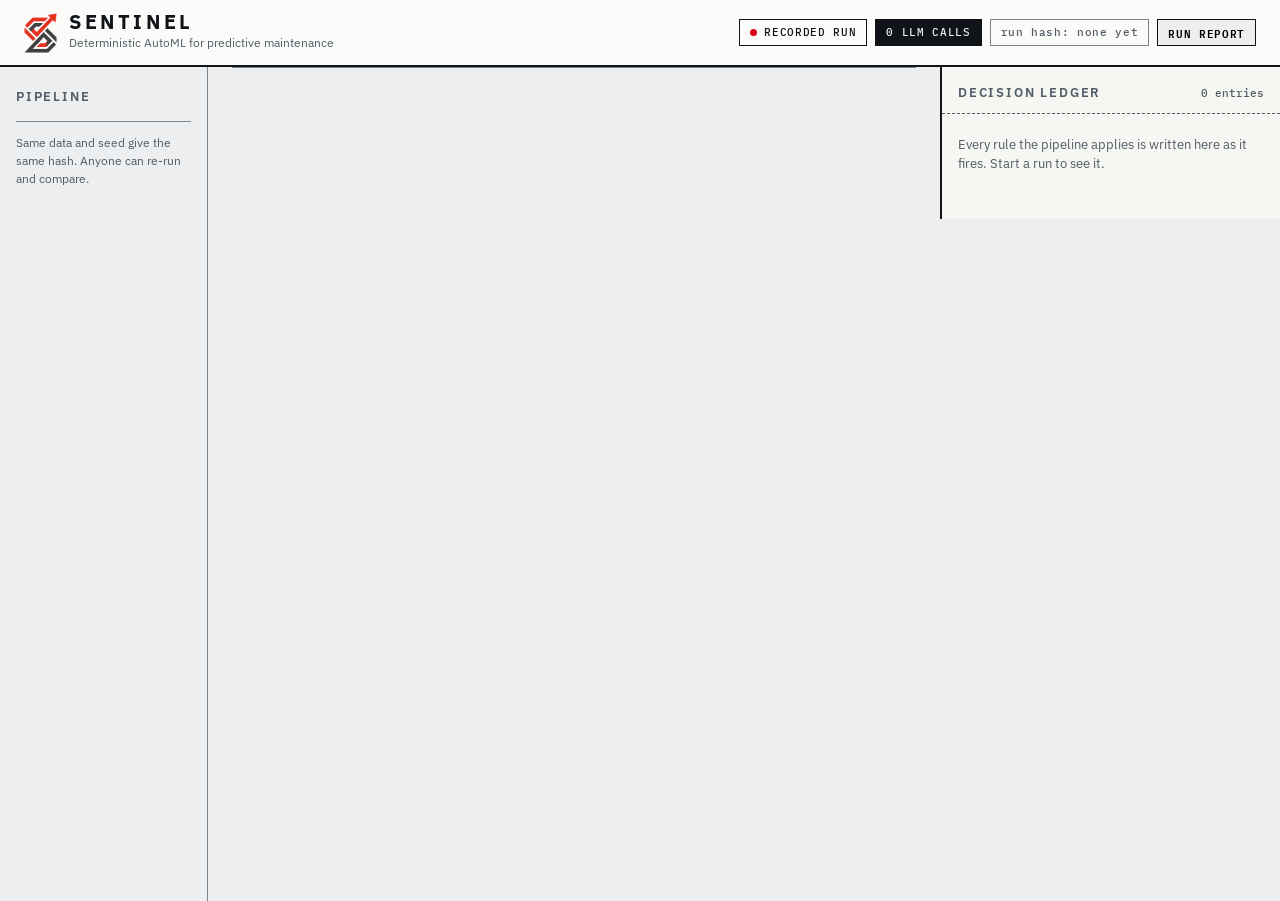
<file: docs/index.html>
<!doctype html><meta charset="utf-8"><title>Sentinel</title>
<meta http-equiv="refresh" content="0; url=demo/"><link rel="canonical" href="demo/">
<p>Redirecting to the <a href="demo/">Sentinel demo</a>.</p>
</file>
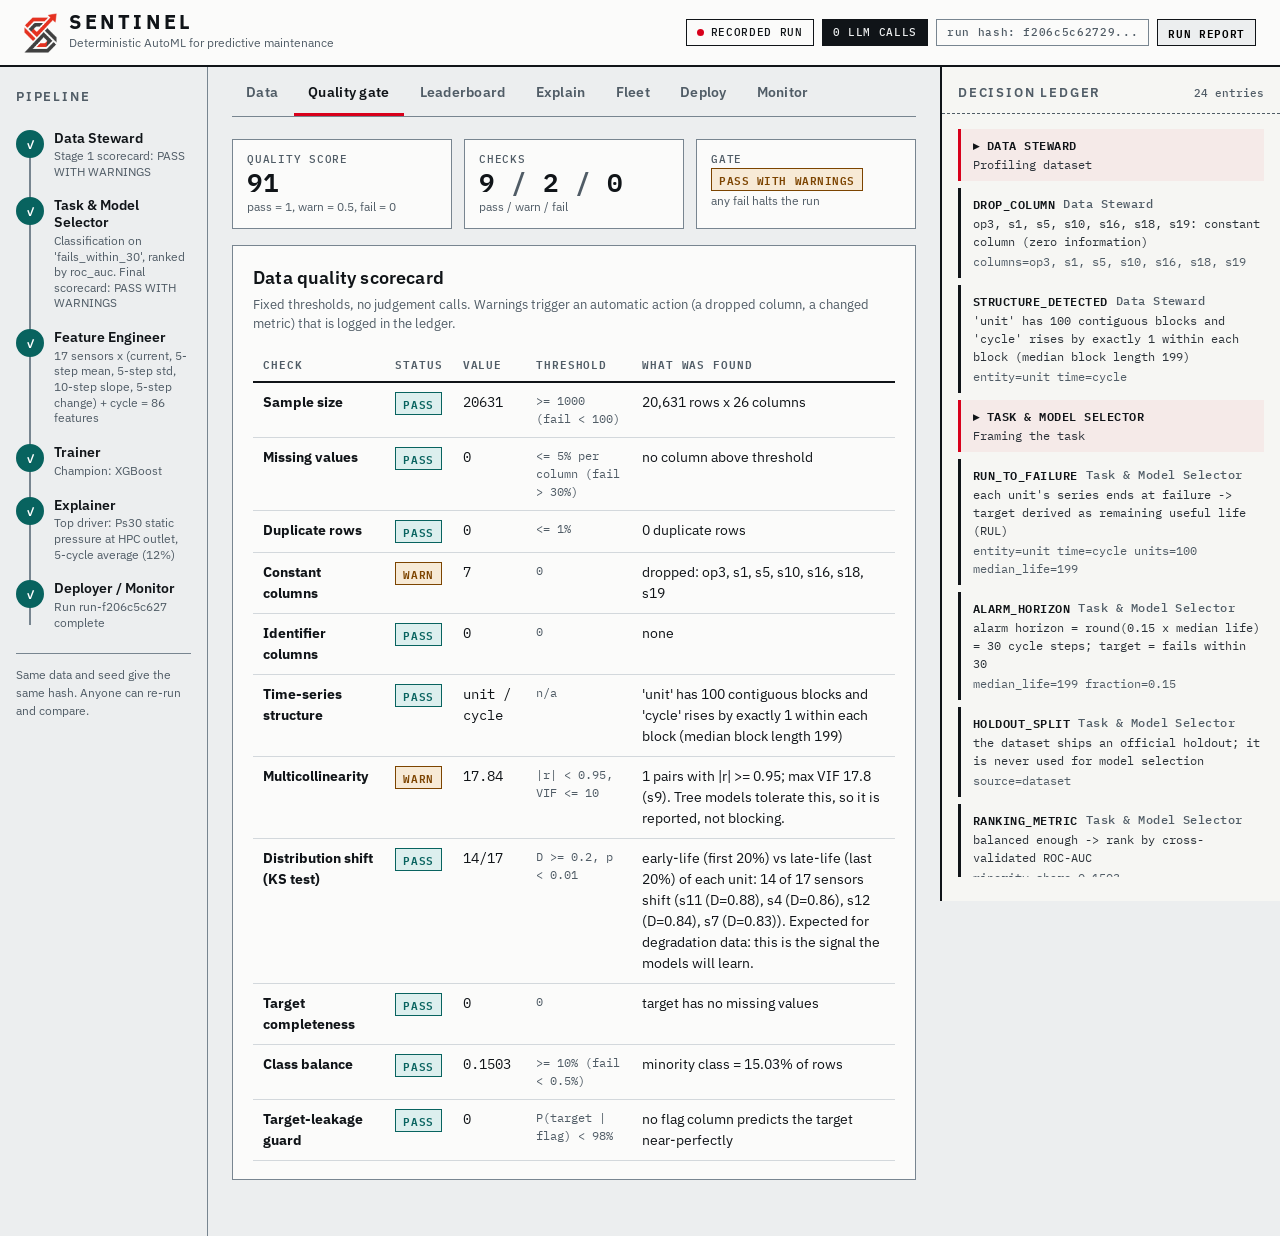
<file: docs/demo/index.html>
<!doctype html>
<html lang="en">
<head>
<meta name="sentinel-static" content="1">
<meta charset="utf-8">
<meta name="viewport" content="width=device-width, initial-scale=1">
<title>Sentinel: deterministic AutoML for predictive maintenance</title>
<meta name="description" content="Upload sensor data, get a quality scorecard, a cross-validated leaderboard, Tree-SHAP explanations and a deployable model service. No language model in the decision path.">
<link rel="icon" type="image/png" sizes="32x32" href="favicon-32.png">
<link rel="icon" type="image/png" sizes="48x48" href="favicon-48.png">
<link rel="icon" type="image/png" sizes="16x16" href="favicon-16.png">
<link rel="apple-touch-icon" sizes="180x180" href="apple-touch-icon.png">
<meta name="theme-color" content="#eceeef">
<link rel="stylesheet" href="fonts/fonts.css">
<link rel="stylesheet" href="app.css">
</head>
<body>
<header class="top">
  <div class="brand">
    <img class="mark" src="logo_mark.png" width="33" height="40" alt="">
    <div><b>SENTINEL</b><span>Deterministic AutoML for predictive maintenance</span></div>
  </div>
  <div class="badges">
    <span class="badge" id="modeBadge">...</span>
    <span class="badge zero" title="Every decision is a rule, a statistical test or a cross-validated metric">0 LLM CALLS</span>
    <span class="badge hash" id="hashBadge" title="Hash of the data, thresholds, decision log and leaderboard">run hash: none yet</span>
    <button class="badge" id="btnExportCert" style="cursor:pointer;border-color:var(--ink);background:var(--paper);font-weight:600" title="Open a printable report of this run: data, scorecard, leaderboard, run hash">Run report</button>
  </div>
</header>

<div class="shell">
  <nav class="rail" aria-label="Pipeline">
    <h2>Pipeline</h2>
    <ol id="stations"></ol>
    <div class="rail-note">Same data and seed give the same hash. Anyone can re-run and compare.</div>
  </nav>

  <main class="work">
    <div class="tabs" id="tabs" role="tablist"></div>
    <section id="view" class="view"></section>
  </main>

  <aside class="ledger" aria-label="Decision ledger">
    <div class="ledger-head"><h2>Decision ledger</h2><span id="ledgerCount">0 entries</span></div>
    <div class="tape" id="tape" role="log" aria-live="polite" aria-relevant="additions"><p class="empty">Every rule the pipeline applies is written here as it fires. Start a run to see it.</p></div>

  </aside>
</div>
<script src="app.js" type="module"></script>
</body>
</html>
</file>
<file: docs/demo/fonts/fonts.css>
@font-face {
  font-family: 'IBM Plex Mono';
  font-style: normal;
  font-weight: 400;
  font-display: swap;
  src: url("-F63fjptAgt5VM-kVkqdyU8n5ig.ttf.woff2") format('woff2');
}
@font-face {
  font-family: 'IBM Plex Mono';
  font-style: normal;
  font-weight: 500;
  font-display: swap;
  src: url("-F6qfjptAgt5VM-kVkqdyU8n3twJ8lc.ttf.woff2") format('woff2');
}
@font-face {
  font-family: 'IBM Plex Mono';
  font-style: normal;
  font-weight: 600;
  font-display: swap;
  src: url("-F6qfjptAgt5VM-kVkqdyU8n3vAO8lc.ttf.woff2") format('woff2');
}
@font-face {
  font-family: 'IBM Plex Sans';
  font-style: normal;
  font-weight: 400;
  font-stretch: normal;
  font-display: swap;
  src: url("zYXGKVElMYYaJe8bpLHnCwDKr932-G7dytD-Dmu1swZSAXcomDVmadSD6llzAA.ttf.woff2") format('woff2');
}
@font-face {
  font-family: 'IBM Plex Sans';
  font-style: normal;
  font-weight: 500;
  font-stretch: normal;
  font-display: swap;
  src: url("zYXGKVElMYYaJe8bpLHnCwDKr932-G7dytD-Dmu1swZSAXcomDVmadSD2FlzAA.ttf.woff2") format('woff2');
}
@font-face {
  font-family: 'IBM Plex Sans';
  font-style: normal;
  font-weight: 600;
  font-stretch: normal;
  font-display: swap;
  src: url("zYXGKVElMYYaJe8bpLHnCwDKr932-G7dytD-Dmu1swZSAXcomDVmadSDNF5zAA.ttf.woff2") format('woff2');
}
@font-face {
  font-family: 'IBM Plex Sans';
  font-style: normal;
  font-weight: 700;
  font-stretch: normal;
  font-display: swap;
  src: url("zYXGKVElMYYaJe8bpLHnCwDKr932-G7dytD-Dmu1swZSAXcomDVmadSDDV5zAA.ttf.woff2") format('woff2');
}
</file>
<file: docs/demo/app.css>
:root {
  --paper: #eceeef;
  --panel: #fbfbfa;
  --ink: #101418;
  --steel: #505c66;
  --rule: #788590;
  --rule-soft: #d3d8dc;
  --red: #d8001b;

  --red-soft: #fbe3e6;
  --teal: #08635f;
  --teal-soft: #dcefee;
  --amber: #7c4400;
  --amber-soft: #f7ead6;
  --sans: "IBM Plex Sans", system-ui, -apple-system, "Segoe UI", sans-serif;
  --cond: "IBM Plex Sans Condensed", "IBM Plex Sans", system-ui, sans-serif;
  --mono: "IBM Plex Mono", ui-monospace, "SFMono-Regular", Menlo, Consolas, monospace;
}
* { box-sizing: border-box; }
html, body { margin: 0; background: var(--paper); color: var(--ink); font: 14px/1.5 var(--sans); }
body { min-height: 100vh; }
h1, h2, h3 { font-family: var(--cond); font-weight: 600; margin: 0; letter-spacing: .01em; }
button { font: inherit; cursor: pointer; }
:focus-visible { outline: 2px solid var(--ink); outline-offset: 2px; }
.mono { font-family: var(--mono); }
.num { font-family: var(--mono); font-variant-numeric: tabular-nums; }

/* ---------- header ---------- */
.top { display: flex; justify-content: space-between; align-items: center; gap: 16px; padding: 12px 24px; border-bottom: 2px solid var(--ink); background: var(--panel); flex-wrap: wrap; }
.brand { display: flex; align-items: center; gap: 12px; }
.brand b { font: 700 20px/1 var(--cond); letter-spacing: .18em; display: block; }
.brand span { font-size: 12px; color: var(--steel); }
.badges { display: flex; gap: 8px; flex-wrap: wrap; }
.badge { font: 500 11px/1 var(--mono); letter-spacing: .06em; padding: 7px 10px; border: 1px solid var(--ink); text-transform: uppercase; background: var(--panel); }
.badge.zero { background: var(--ink); color: var(--paper); }
.badge.hash { border-color: var(--rule); color: var(--steel); text-transform: none; }
.badge.live::before { content: ""; display: inline-block; width: 7px; height: 7px; background: var(--teal); border-radius: 50%; margin-right: 7px; }
.badge.rec::before { content: ""; display: inline-block; width: 7px; height: 7px; background: var(--red); border-radius: 50%; margin-right: 7px; }

/* ---------- shell ---------- */
.shell { display: grid; grid-template-columns: 208px minmax(0, 1fr) 340px; gap: 0; min-height: calc(100vh - 66px); }
.rail { border-right: 1px solid var(--rule); padding: 20px 16px; background: var(--paper); }
.rail h2, .ledger h2 { font-size: 13px; letter-spacing: .14em; text-transform: uppercase; color: var(--steel); font-weight: 600; }
#stations { list-style: none; margin: 14px 0; padding: 0; position: relative; }
#stations::before { content: ""; position: absolute; left: 13px; top: 14px; bottom: 14px; width: 2px; background: var(--rule); }
.st { position: relative; display: grid; grid-template-columns: 28px 1fr; gap: 10px; padding: 9px 0; align-items: start; }
.st .dot { width: 28px; height: 28px; border-radius: 50%; border: 2px solid var(--rule); background: var(--paper); display: grid; place-items: center; font: 600 12px var(--mono); color: var(--steel); z-index: 1; }
.st b { display: block; font: 600 14px/1.2 var(--cond); }
.st small { display: block; color: var(--steel); font-size: 12px; line-height: 1.3; margin-top: 2px; min-height: 16px; }
.st.running .dot { border-color: var(--ink); color: var(--ink); background: #fff; animation: pulse 1.1s infinite; }
.st.done .dot { border-color: var(--teal); background: var(--teal); color: #fff; }
.st.halt .dot { border-color: var(--red); background: var(--red); color: #fff; }
@keyframes pulse { 50% { box-shadow: 0 0 0 5px rgba(16,20,24,.12); } }
.rail-note { font-size: 12px; color: var(--steel); border-top: 1px solid var(--rule); padding-top: 12px; }

.work { min-width: 0; padding: 0 24px 40px; background: var(--paper); }
.tabs { display: flex; gap: 2px; border-bottom: 1px solid var(--rule); position: sticky; top: 0; background: var(--paper); z-index: 5; overflow-x: auto; }
.tab { border: 0; background: none; padding: 16px 14px 12px; font: 600 14px var(--cond); color: var(--steel); border-bottom: 3px solid transparent; white-space: nowrap; letter-spacing: .02em; }
.tab[aria-selected="true"] { color: var(--ink); border-bottom-color: var(--red); }
.tab:disabled { opacity: .38; cursor: not-allowed; }
.view { padding-top: 22px; }

/* ---------- primitives ---------- */
.card { background: var(--panel); border: 1px solid var(--rule); padding: 18px 20px; margin-bottom: 16px; }
.card h3 { font-size: 18px; margin-bottom: 4px; }
.sub { color: var(--steel); font-size: 13px; margin: 0 0 12px; max-width: 78ch; }
.grid2 { display: grid; grid-template-columns: repeat(auto-fit, minmax(330px, 1fr)); gap: 16px; }
.btn { border: 2px solid var(--ink); background: var(--ink); color: var(--paper); padding: 9px 16px; font: 600 14px var(--cond); letter-spacing: .04em; text-transform: uppercase; }
.btn:hover { background: #000; }
.btn.ghost { background: transparent; color: var(--ink); }
.btn.ghost:hover { background: var(--ink); color: var(--paper); }
.btn:disabled { opacity: .45; cursor: not-allowed; }
.pill { display: inline-block; font: 600 11px/1 var(--mono); letter-spacing: .05em; padding: 5px 7px; text-transform: uppercase; border: 1px solid; }
.pill.pass, .pill.OK, .pill.STABLE { color: var(--teal); background: var(--teal-soft); border-color: var(--teal); }
.pill.warn, .pill.WATCH { color: var(--amber); background: var(--amber-soft); border-color: var(--amber); }
.pill.fail, .pill.ALERT, .pill.RETRAIN { color: #fff; background: var(--red); border-color: var(--red); }
.pill.info { color: var(--steel); border-color: var(--rule); }
table { border-collapse: collapse; width: 100%; }
th { text-align: left; font: 600 11px var(--mono); letter-spacing: .08em; text-transform: uppercase; color: var(--steel); padding: 8px 10px; border-bottom: 2px solid var(--ink); white-space: nowrap; }
td { padding: 9px 10px; border-bottom: 1px solid var(--rule-soft); vertical-align: top; }
table.mid td { vertical-align: middle; }
tr.clickable { cursor: pointer; }
tr.clickable:hover td { background: #fff; }
tr.sel td { background: #fff; box-shadow: inset 3px 0 0 var(--red); }
.kpis { display: grid; grid-template-columns: repeat(auto-fit, minmax(150px, 1fr)); gap: 12px; margin-bottom: 16px; }
.kpi { background: var(--panel); border: 1px solid var(--rule); padding: 12px 14px; }
.kpi label { display: block; font: 500 11px var(--mono); letter-spacing: .07em; text-transform: uppercase; color: var(--steel); }
.kpi b { font: 600 26px/1.2 var(--mono); }
.kpi small { color: var(--steel); display: block; }
.empty { color: var(--steel); }
.bar { height: 10px; background: var(--rule-soft); position: relative; }
.bar > i { position: absolute; left: 0; top: 0; bottom: 0; background: var(--ink); }
.note { border-left: 3px solid var(--ink); background: #fff; padding: 10px 14px; font-size: 13px; margin: 12px 0; }
code, .code { font-family: var(--mono); font-size: 12.5px; background: #fff; border: 1px solid var(--rule); padding: 1px 5px; }
pre.code { padding: 12px 14px; overflow: auto; white-space: pre; }
.row { display: flex; gap: 12px; align-items: center; flex-wrap: wrap; }
select, input[type=text], input[type=file] { font: inherit; padding: 8px 10px; border: 1px solid var(--ink); background: #fff; }
input[type=range] { accent-color: var(--red); width: 220px; }
input[type=range].sim-slider { min-height: 28px; cursor: pointer; }
.table-wrap { overflow-x: auto; -webkit-overflow-scrolling: touch; width: 100%; margin-bottom: 8px; }


/* dataset cards */
.ds { display: grid; grid-template-columns: repeat(auto-fit, minmax(280px, 1fr)); gap: 14px; }
.dsc { background: var(--panel); border: 2px solid var(--rule); padding: 16px; text-align: left; display: block; width: 100%; }
.dsc[aria-pressed="true"] { border-color: var(--ink); box-shadow: 6px 6px 0 var(--ink); }
.dsc h3 { font-size: 18px; margin-bottom: 6px; }
.dsc p { margin: 0 0 10px; color: var(--steel); font-size: 13px; }
.dsc .meta { font: 500 12px var(--mono); color: var(--ink); }

/* ledger */
.ledger { border-left: 2px solid var(--ink); background: #f6f6f3; padding: 16px 0 24px; display: flex; flex-direction: column; max-height: calc(100vh - 66px); position: sticky; top: 0; align-self: start; }
.ledger-head { display: flex; justify-content: space-between; align-items: baseline; padding: 0 16px 10px; border-bottom: 1px dashed var(--steel); }
.ledger-head span { font: 500 11px var(--mono); color: var(--steel); }
.tape { overflow-y: auto; padding: 8px 16px; font: 400 12px/1.5 var(--mono); }
.tape .empty { font-family: var(--sans); font-size: 13px; }
.entry { padding: 7px 0 7px 12px; border-left: 3px solid var(--ink); margin: 7px 0; animation: feed .25s ease-out; }
.entry .tag { display: flex; gap: 8px; align-items: center; font-weight: 600; letter-spacing: .04em; }
.entry .tag i { font-style: normal; color: var(--steel); font-weight: 500; }
.entry .why { color: #2a3138; margin-top: 2px; word-break: break-word; }
.entry.node { border-left-color: var(--red); background: rgba(216,0,27,.05); }
@keyframes feed { from { opacity: 0; transform: translateY(-4px); } }

/* fleet + explanation */
.split { display: grid; grid-template-columns: minmax(300px, 420px) minmax(0, 1fr); gap: 16px; align-items: start; }
.sentence { font: 500 15px/1.55 var(--sans); border-left: 4px solid var(--red); padding: 4px 0 4px 14px; margin: 8px 0 14px; }
.sentence.ok { border-left-color: var(--teal); }
.wf { display: grid; grid-template-columns: minmax(140px, 1.3fr) 1.5fr 54px; gap: 6px 10px; align-items: center; font-size: 12.5px; }
.wf .axis { position: relative; height: 16px; background: linear-gradient(90deg, transparent calc(50% - 1px), var(--steel) calc(50% - 1px), var(--steel) calc(50% + 1px), transparent calc(50% + 1px)); }
.wf .axis i { position: absolute; top: 2px; bottom: 2px; }
.wf .axis i.up { background: var(--red); left: 50%; }
.wf .axis i.dn { background: var(--teal); right: 50%; }
svg text { font-family: var(--mono); font-size: 10px; fill: var(--steel); }
.legend { font-size: 12px; color: var(--steel); }
.spark-grid { display: grid; grid-template-columns: repeat(auto-fit, minmax(180px, 1fr)); gap: 10px; }
.spark b { font: 500 11px var(--sans); display: block; margin-bottom: 2px; }

@media (max-width: 1180px) {
  .shell { grid-template-columns: 180px minmax(0, 1fr); }
  .ledger { grid-column: 1 / -1; position: static; max-height: 420px; border-left: 0; border-top: 2px solid var(--ink); }
}
@media (max-width: 760px) {
  .shell { grid-template-columns: 1fr; }
  .rail { border-right: 0; border-bottom: 1px solid var(--rule); }
  #stations { display: grid; grid-template-columns: repeat(2, 1fr); gap: 0 12px; }
  #stations::before { display: none; }
  .work { padding: 0 16px 32px; }
  .top { padding: 12px 16px; }
  .split { grid-template-columns: 1fr; }
}
@media (prefers-reduced-motion: reduce) { * { animation: none !important; transition: none !important; } }

/* fleet: what-if and cost cards */
.whatif, .econ { margin-top: 16px; background: var(--paper); border: 1px solid var(--rule); padding: 14px; }
.whatif { border-color: var(--ink); }
.whatif h3, .econ h3 { font-size: 14px; margin: 0; letter-spacing: .02em; }
.whatif .sub, .econ .sub { margin: 2px 0 0; font-size: 12px; }
.whatif-head { display: flex; justify-content: space-between; align-items: flex-start; flex-wrap: wrap; gap: 8px; }
.whatif-head .btn { font-size: 11px; padding: 3px 8px; }
.sim-rows { margin-top: 12px; display: grid; gap: 8px; }
.sim-row { display: grid; grid-template-columns: minmax(140px, 1.4fr) 1.5fr minmax(96px, 1fr); gap: 8px; align-items: center; font-size: 12px; }
.sim-row input[type=range] { width: 100%; min-height: 28px; cursor: pointer; }
.sim-out { margin-top: 12px; padding-top: 10px; border-top: 1px dashed var(--rule); display: flex; justify-content: space-between; align-items: center; font-size: 12px; color: var(--steel); }
.sim-out b { font-size: 15px; color: var(--ink); }
.econ-inputs { margin-top: 10px; display: grid; grid-template-columns: repeat(auto-fit, minmax(160px, 1fr)); gap: 12px; }
.econ-inputs label { font: 500 11px var(--mono); color: var(--steel); display: grid; gap: 4px; }
.econ-inputs input { font: inherit; padding: 6px 8px; border: 1px solid var(--ink); background: #fff; width: 100%; }
.econ-table { margin-top: 10px; }
.econ-table td:first-child { white-space: normal; }
</file>
